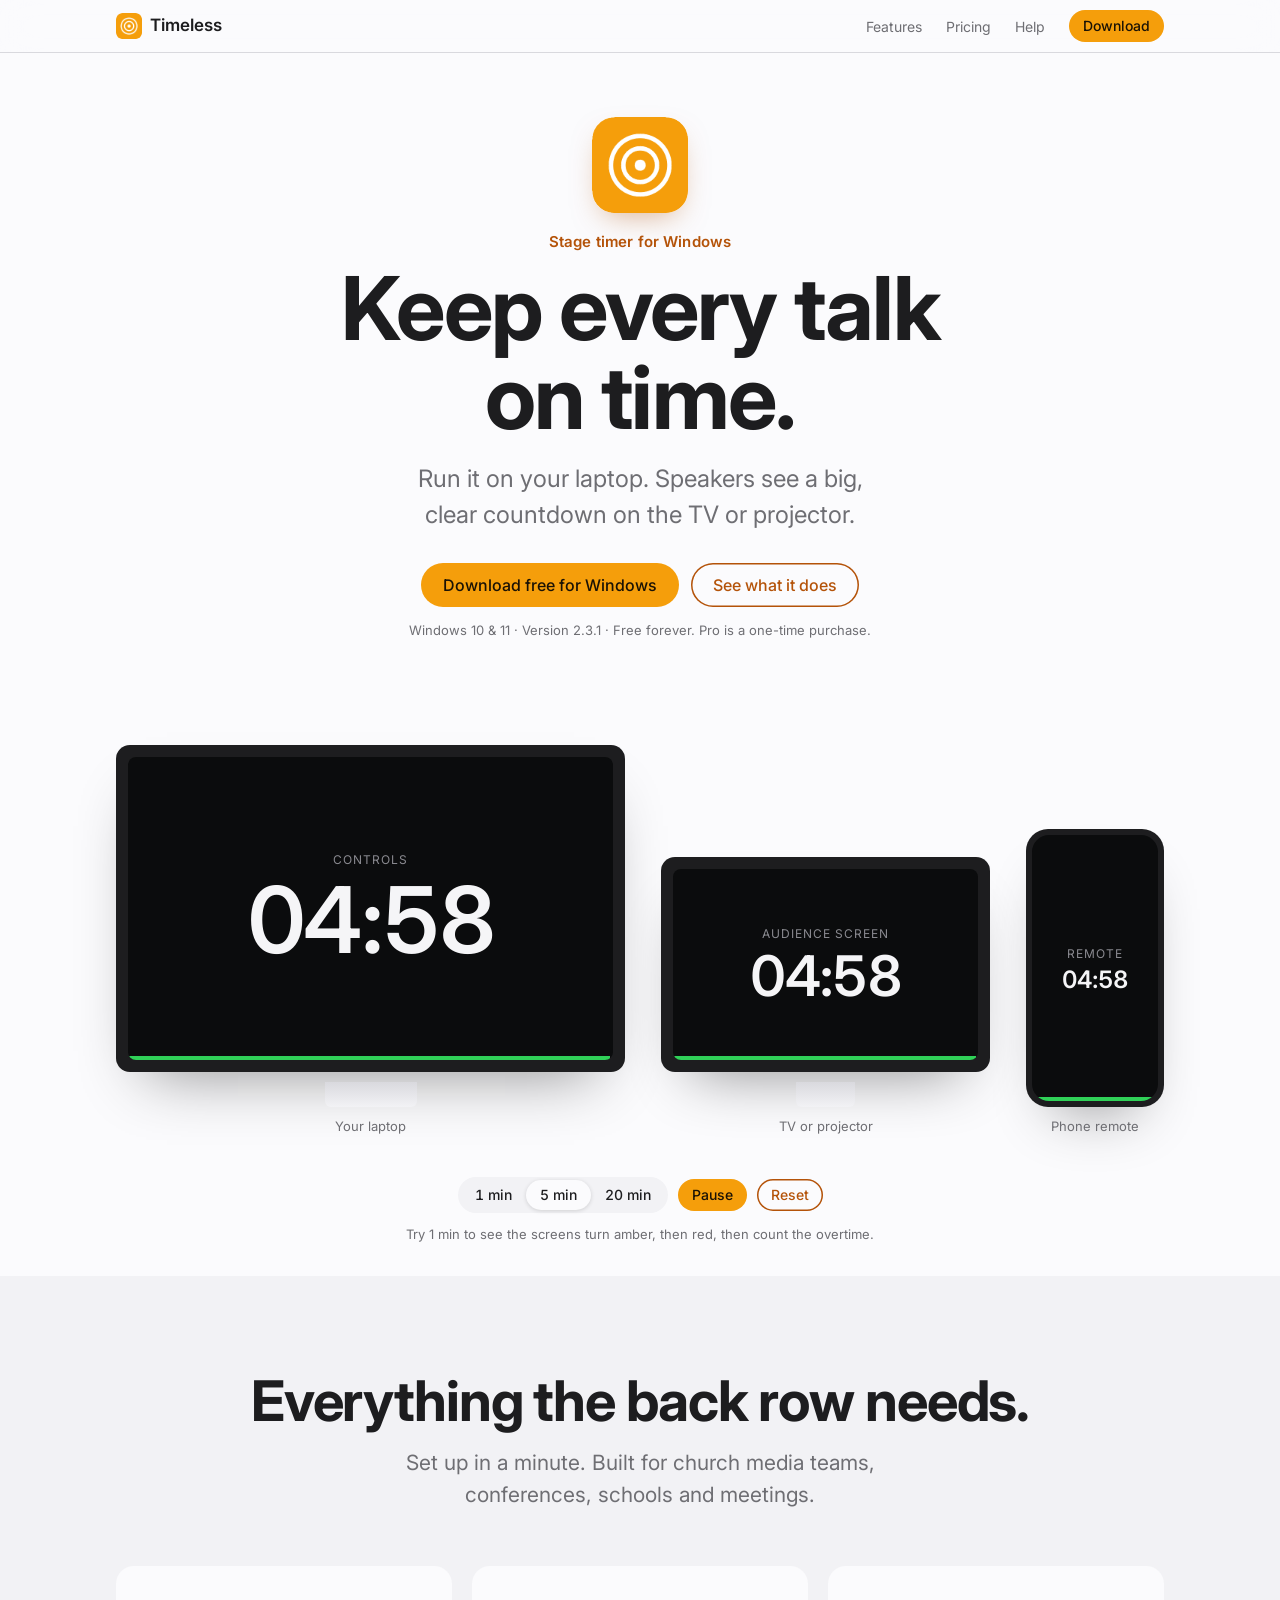
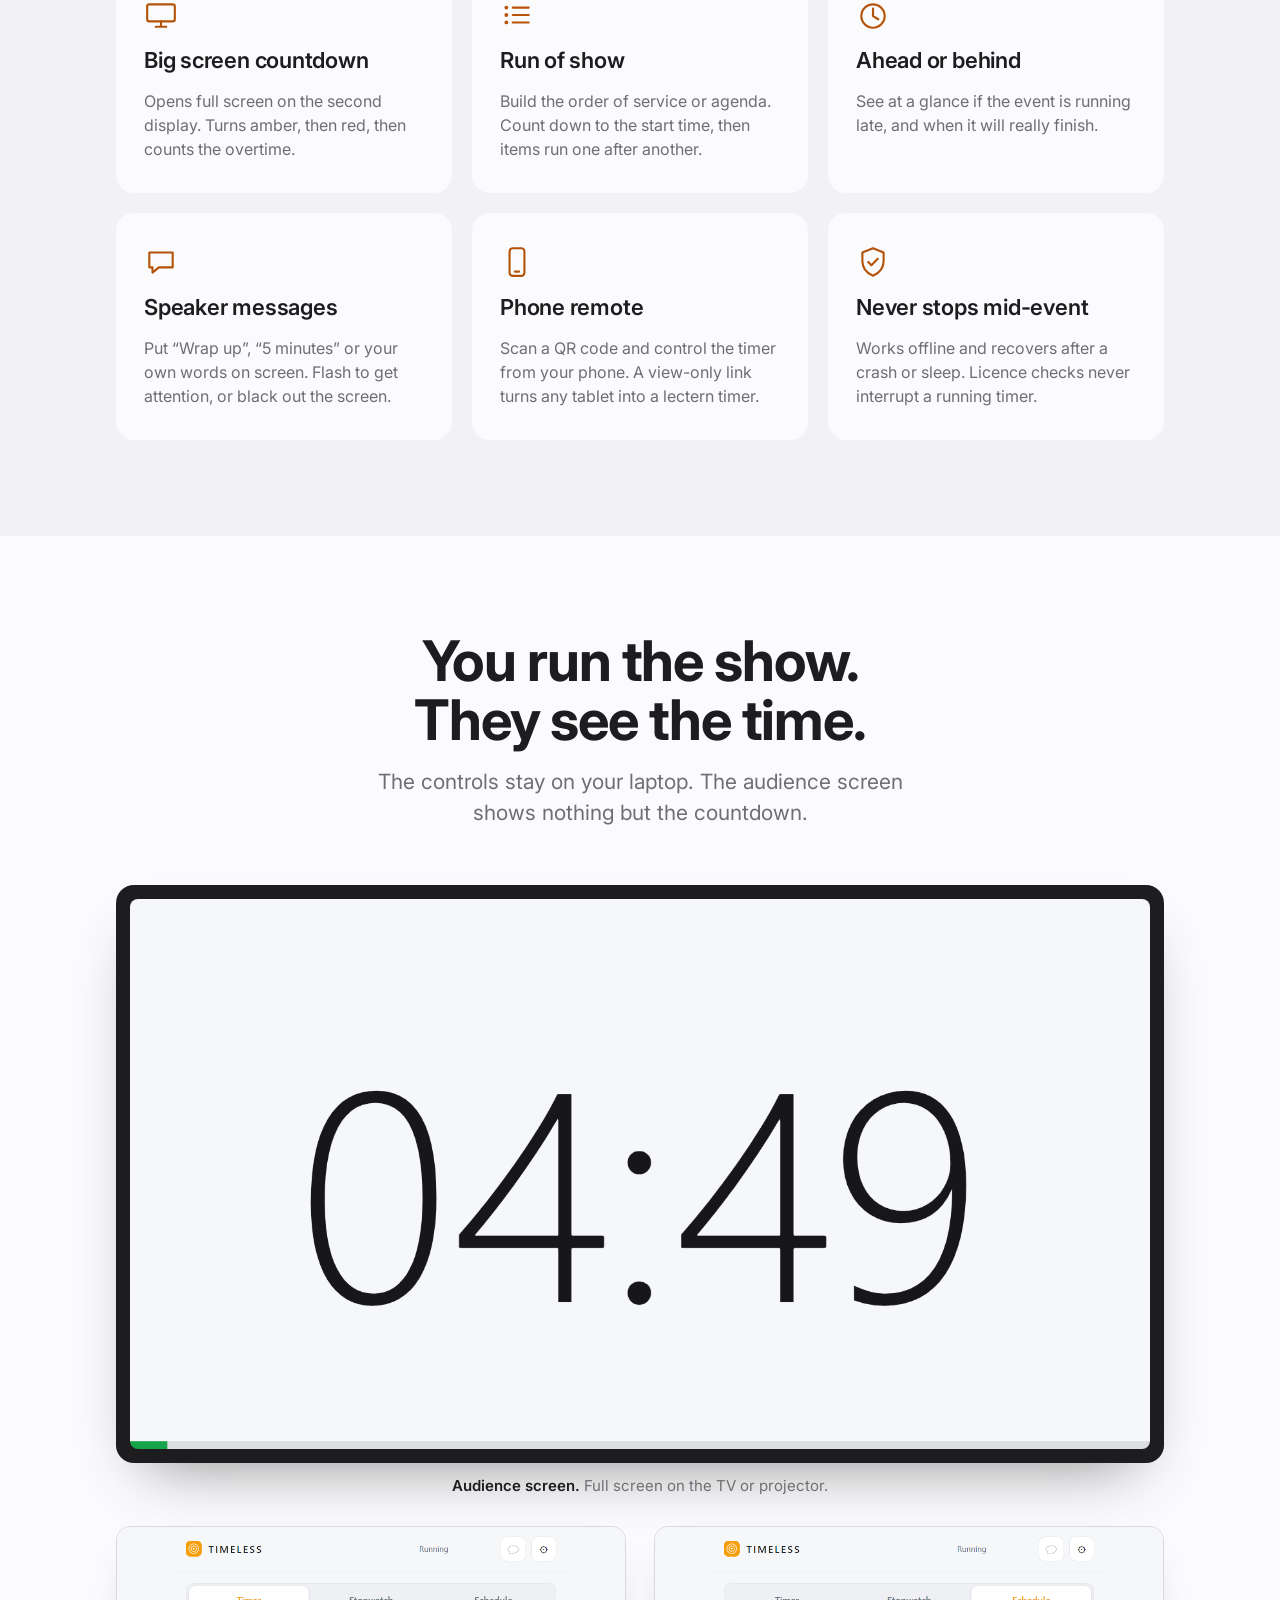
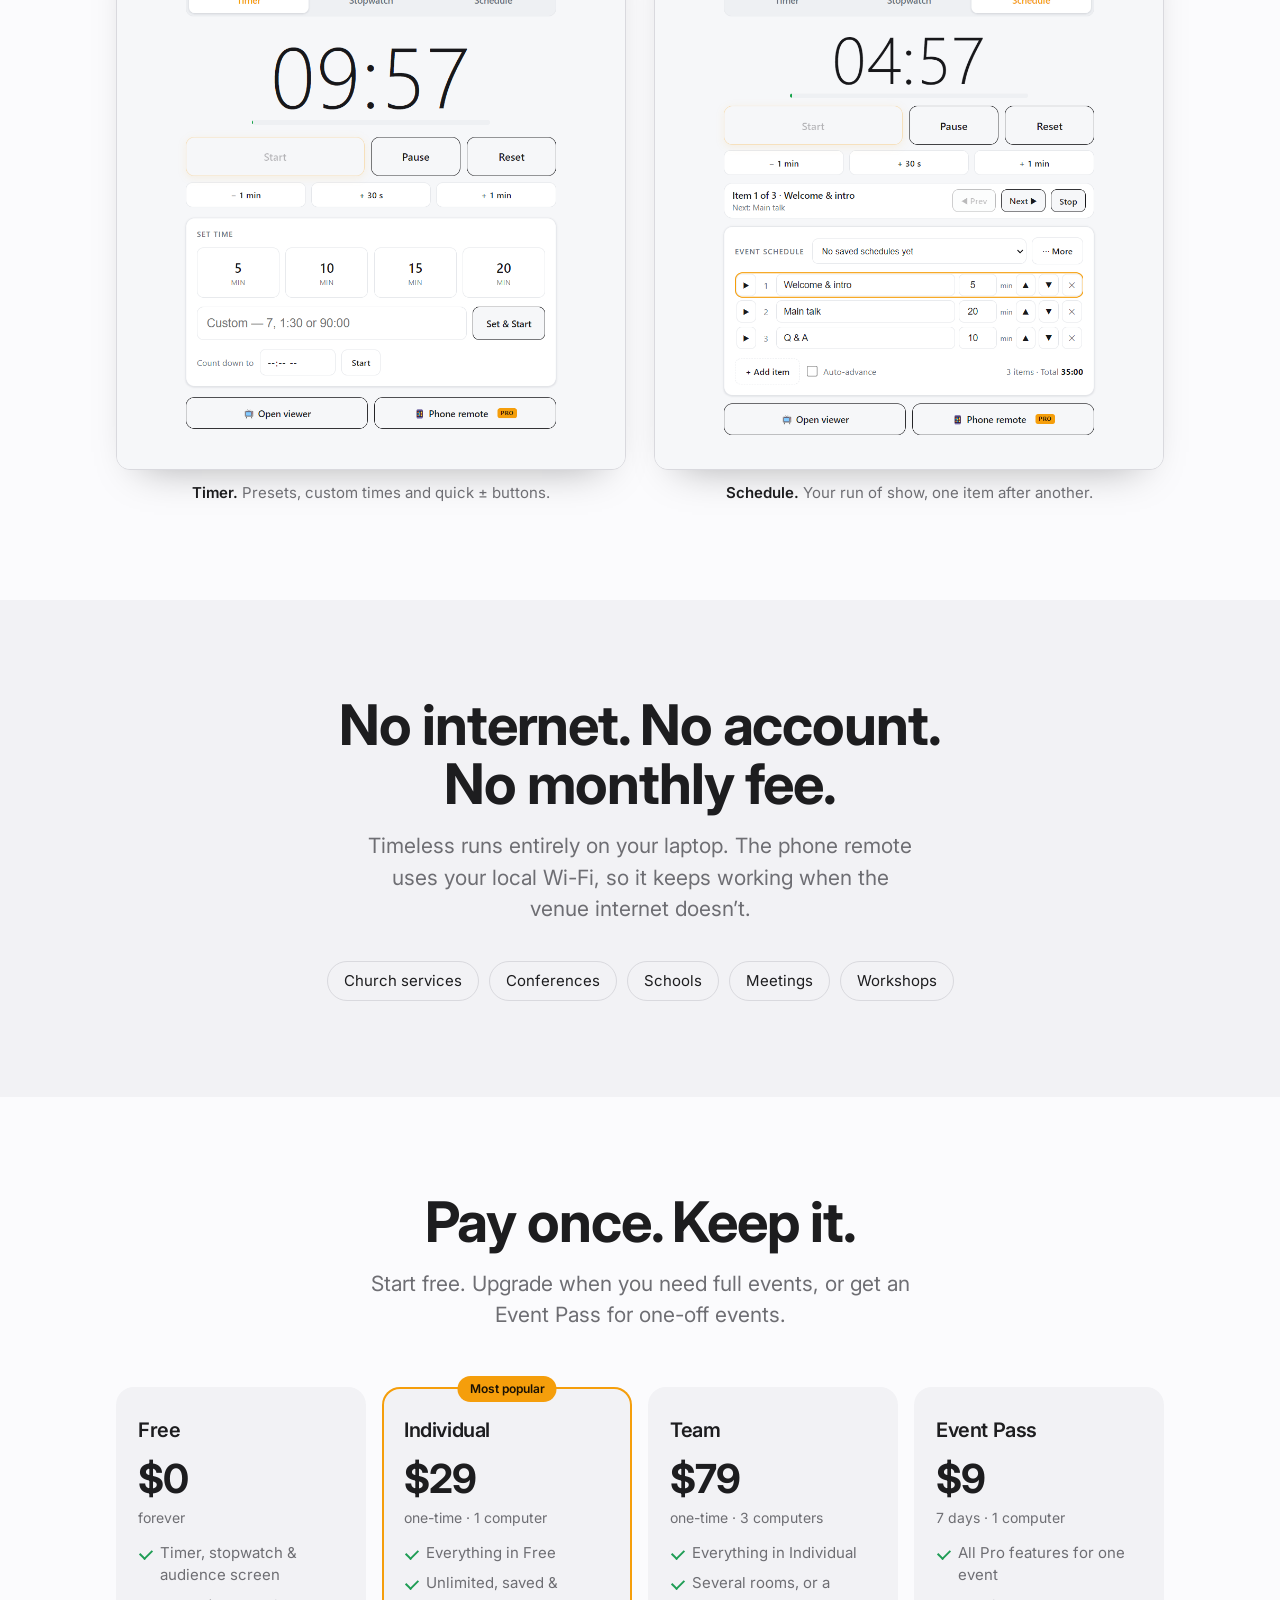
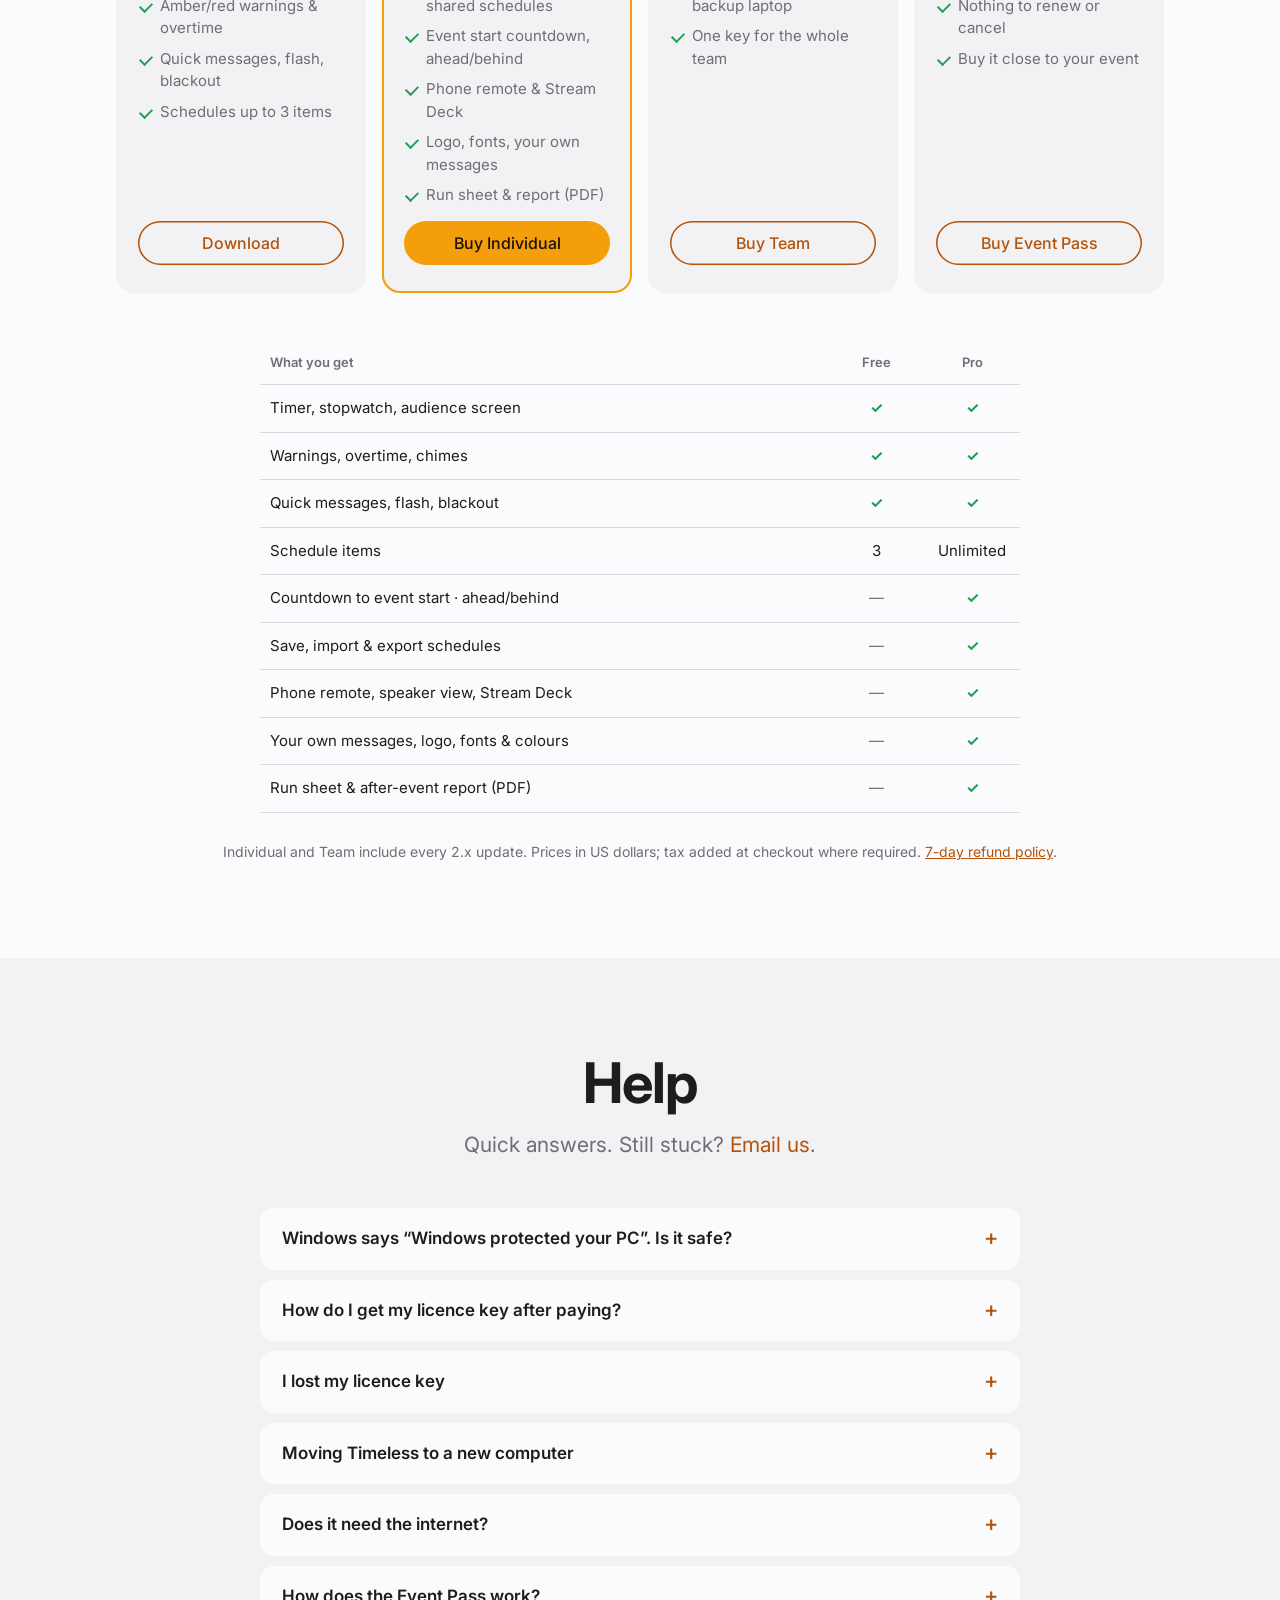
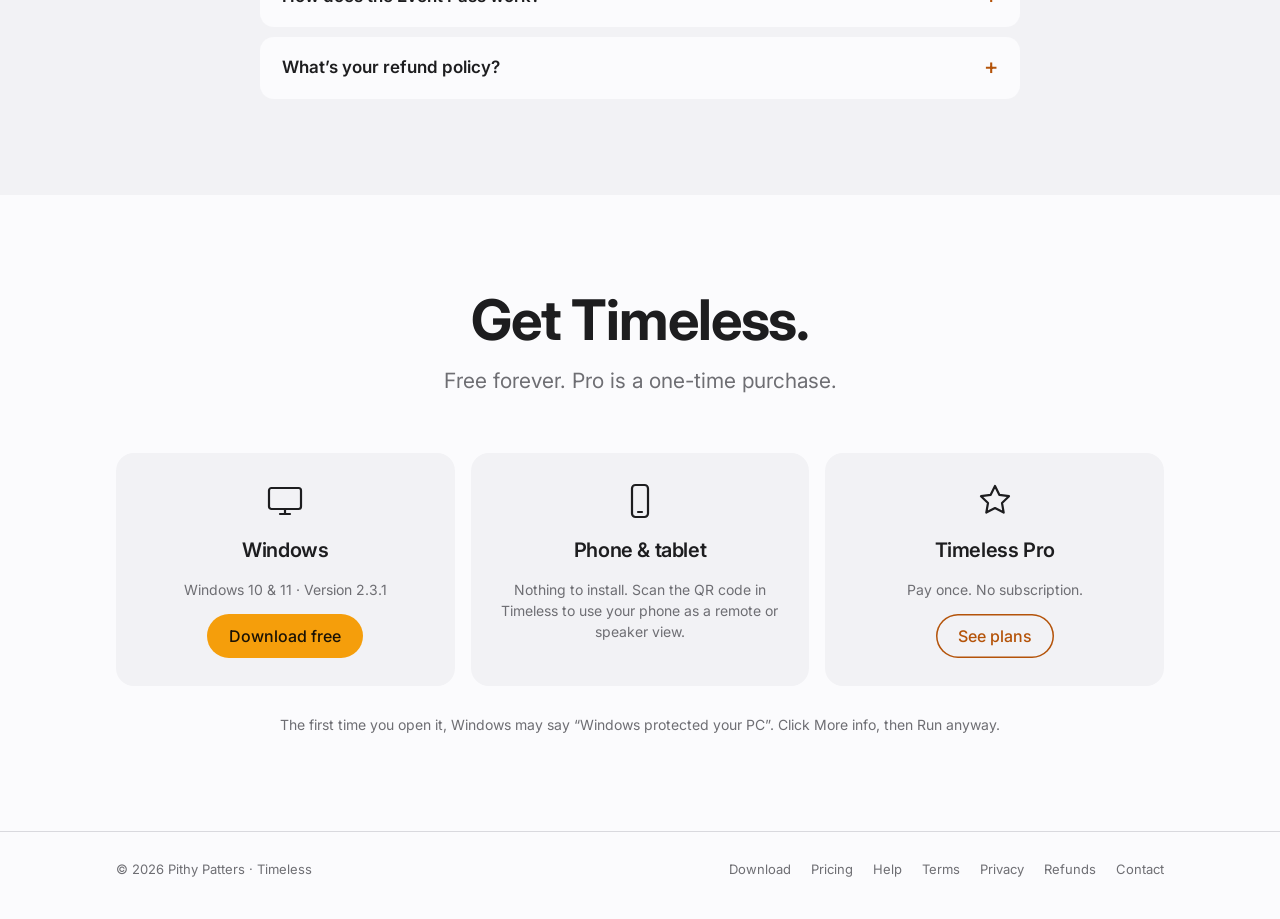
<file: index.html>
<!doctype html>
<html lang="en">
<head>
<meta charset="utf-8">
<meta name="viewport" content="width=device-width, initial-scale=1, viewport-fit=cover">
<title>Timeless — Stage timer for Windows</title>
<meta name="description" content="Timeless is a simple, offline stage timer for Windows. A big countdown on the TV or projector, run-of-show schedules, speaker messages and a phone remote. Free to start, one-time Pro.">
<meta property="og:title" content="Timeless — Keep every talk on time">
<meta property="og:description" content="Stage timer for Windows. Works offline. Free to start, pay once for Pro.">
<meta property="og:image" content="img/app-viewer.png">
<link rel="icon" href="img/icon.png">
<link rel="preconnect" href="https://fonts.googleapis.com">
<link rel="stylesheet" href="https://fonts.googleapis.com/css2?family=Inter:wght@400;500;600;700&display=swap">
<link rel="stylesheet" href="site.css">
<script src="config.js"></script>
</head>
<body>

<div id="deal" class="deal" role="note" hidden>
  <span id="deal-text"></span>
  <button id="deal-code" class="code" type="button" title="Copy code">BLACKFRIDAY26</button>
  <span id="deal-when"></span>
</div>

<header class="nav">
  <div class="wrap">
    <a class="brand" href="index.html" aria-label="Timeless home"><img src="img/icon.png" alt="" width="26" height="26">Timeless</a>
    <nav class="nav-links">
      <a class="hide-sm" href="#features">Features</a>
      <a class="hide-sm" href="#pricing">Pricing</a>
      <a class="hide-sm" href="#help">Help</a>
      <a class="btn sm" href="download.html">Download</a>
    </nav>
  </div>
</header>

<main id="top">
  <!-- Hero -->
  <section class="hero">
    <div class="wrap">
      <img class="app-icon" src="img/icon.png" alt="Timeless app icon" width="96" height="96">
      <p class="eyebrow">Stage timer for Windows</p>
      <h1>Keep every talk<br>on time.</h1>
      <p class="lede">Run it on your laptop. Speakers see a big, clear countdown on the TV or projector.</p>
      <div class="ctas">
        <a class="btn" href="download.html">Download free for Windows</a>
        <a class="btn ghost" href="#features">See what it does</a>
      </div>
      <p class="fine">Windows 10 &amp; 11 · Version <span data-version>2.3.1</span> · Free forever. Pro is a one-time purchase.</p>

      <!-- Live multi-screen demo -->
      <div id="screens" class="stage" aria-label="Timeless on a laptop, a TV and a phone, all showing the same countdown">
        <div class="device big">
          <div class="display"><div class="screen" data-screen><span class="label">Controls</span><span class="time" data-time>05:00</span><span class="bar" data-bar style="width:100%"></span></div></div>
          <div class="stand"></div><span class="caption">Your laptop</span>
        </div>
        <div class="device mid">
          <div class="display"><div class="screen" data-screen><span class="label">Audience screen</span><span class="time" data-time>05:00</span><span class="bar" data-bar style="width:100%"></span></div></div>
          <div class="stand"></div><span class="caption">TV or projector</span>
        </div>
        <div class="device">
          <div class="display phone"><div class="screen" data-screen><span class="label">Remote</span><span class="time" data-time>05:00</span><span class="bar" data-bar style="width:100%"></span></div></div>
          <span class="caption">Phone remote</span>
        </div>
      </div>
      <div class="controls">
        <div class="seg" role="group" aria-label="Timer length">
          <button type="button" data-min="1" aria-pressed="false">1 min</button>
          <button type="button" data-min="5" aria-pressed="true">5 min</button>
          <button type="button" data-min="20" aria-pressed="false">20 min</button>
        </div>
        <button id="toggle" class="btn sm" type="button">Start</button>
        <button id="reset" class="btn sm ghost" type="button">Reset</button>
      </div>
      <p class="demo-note">Try 1 min to see the screens turn amber, then red, then count the overtime.</p>
    </div>
  </section>

  <!-- Features -->
  <section id="features" class="block alt">
    <div class="wrap">
      <div class="headline">
        <h2>Everything the back row needs.</h2>
        <p>Set up in a minute. Built for church media teams, conferences, schools and meetings.</p>
      </div>
      <div class="features">
        <article class="feature">
          <svg viewBox="0 0 32 32" fill="none" aria-hidden="true"><rect x="3" y="6" width="26" height="16" rx="2" stroke="currentColor" stroke-width="2"/><path d="M11 27h10M16 22v5" stroke="currentColor" stroke-width="2" stroke-linecap="round"/></svg>
          <h3>Big screen countdown</h3>
          <p>Opens full screen on the second display. Turns amber, then red, then counts the overtime.</p>
        </article>
        <article class="feature">
          <svg viewBox="0 0 32 32" fill="none" aria-hidden="true"><path d="M12 9h15M12 16h15M12 23h15" stroke="currentColor" stroke-width="2" stroke-linecap="round"/><circle cx="6" cy="9" r="1.8" fill="currentColor"/><circle cx="6" cy="16" r="1.8" fill="currentColor"/><circle cx="6" cy="23" r="1.8" fill="currentColor"/></svg>
          <h3>Run of show</h3>
          <p>Build the order of service or agenda. Count down to the start time, then items run one after another.</p>
        </article>
        <article class="feature">
          <svg viewBox="0 0 32 32" fill="none" aria-hidden="true"><circle cx="16" cy="17" r="11" stroke="currentColor" stroke-width="2"/><path d="M16 17V10M16 17l5 3" stroke="currentColor" stroke-width="2" stroke-linecap="round"/></svg>
          <h3>Ahead or behind</h3>
          <p>See at a glance if the event is running late, and when it will really finish.</p>
        </article>
        <article class="feature">
          <svg viewBox="0 0 32 32" fill="none" aria-hidden="true"><path d="M5 7h22v14H14l-6 5v-5H5z" stroke="currentColor" stroke-width="2" stroke-linejoin="round"/></svg>
          <h3>Speaker messages</h3>
          <p>Put “Wrap up”, “5 minutes” or your own words on screen. Flash to get attention, or black out the screen.</p>
        </article>
        <article class="feature">
          <svg viewBox="0 0 32 32" fill="none" aria-hidden="true"><rect x="9" y="3" width="14" height="26" rx="3" stroke="currentColor" stroke-width="2"/><path d="M14 25h4" stroke="currentColor" stroke-width="2" stroke-linecap="round"/></svg>
          <h3>Phone remote</h3>
          <p>Scan a QR code and control the timer from your phone. A view-only link turns any tablet into a lectern timer.</p>
        </article>
        <article class="feature">
          <svg viewBox="0 0 32 32" fill="none" aria-hidden="true"><path d="M16 3l10 4v8c0 7-4.5 11.5-10 14C10.5 26.5 6 22 6 15V7z" stroke="currentColor" stroke-width="2" stroke-linejoin="round"/><path d="M11.5 16l3 3 6-6" stroke="currentColor" stroke-width="2" stroke-linecap="round" stroke-linejoin="round"/></svg>
          <h3>Never stops mid-event</h3>
          <p>Works offline and recovers after a crash or sleep. Licence checks never interrupt a running timer.</p>
        </article>
      </div>
    </div>
  </section>

  <!-- Real app screenshots -->
  <section id="look" class="block">
    <div class="wrap">
      <div class="headline">
        <h2>You run the show.<br>They see the time.</h2>
        <p>The controls stay on your laptop. The audience screen shows nothing but the countdown.</p>
      </div>
      <div class="shots">
        <figure class="shot wide">
          <div class="frame"><img src="img/app-viewer.png" alt="The Timeless audience screen showing 04:49 in large numbers" width="1583" height="854" loading="lazy"></div>
          <figcaption><b>Audience screen.</b> Full screen on the TV or projector.</figcaption>
        </figure>
        <div class="shot-pair">
          <figure class="shot">
            <img src="img/app-timer.png" alt="The Timeless controls with Start, Pause, Reset, quick time buttons and preset lengths" width="960" height="1025" loading="lazy">
            <figcaption><b>Timer.</b> Presets, custom times and quick ± buttons.</figcaption>
          </figure>
          <figure class="shot">
            <img src="img/app-schedule.png" alt="The Timeless schedule with three items: Welcome and intro, Main talk, and Q and A" width="960" height="1025" loading="lazy">
            <figcaption><b>Schedule.</b> Your run of show, one item after another.</figcaption>
          </figure>
        </div>
      </div>
    </div>
  </section>

  <!-- Offline promise -->
  <section class="block alt">
    <div class="wrap">
      <div class="headline">
        <h2>No internet. No account.<br>No monthly fee.</h2>
        <p>Timeless runs entirely on your laptop. The phone remote uses your local Wi-Fi, so it keeps working when the venue internet doesn’t.</p>
      </div>
      <div class="uses" aria-label="Who uses Timeless">
        <span>Church services</span><span>Conferences</span><span>Schools</span><span>Meetings</span><span>Workshops</span>
      </div>
    </div>
  </section>

  <!-- Pricing -->
  <section id="pricing" class="block">
    <div class="wrap">
      <div class="headline">
        <h2>Pay once. Keep it.</h2>
        <p>Start free. Upgrade when you need full events, or get an Event Pass for one-off events.</p>
      </div>
      <div class="plans">
        <div class="plan">
          <h3>Free</h3>
          <div class="amt">$0</div><p class="per">forever</p>
          <ul><li>Timer, stopwatch &amp; audience screen</li><li>Amber/red warnings &amp; overtime</li><li>Quick messages, flash, blackout</li><li>Schedules up to 3 items</li></ul>
          <a class="btn ghost block" href="download.html">Download</a>
        </div>
        <div class="plan best">
          <span class="badge">Most popular</span>
          <h3>Individual</h3>
          <div class="amt"><s data-was="individual" hidden>$29</s><span data-price="individual">$29</span></div><p class="per">one-time · 1 computer</p>
          <ul><li>Everything in Free</li><li>Unlimited, saved &amp; shared schedules</li><li>Event start countdown, ahead/behind</li><li>Phone remote &amp; Stream Deck</li><li>Logo, fonts, your own messages</li><li>Run sheet &amp; report (PDF)</li></ul>
          <a class="btn block" data-buy="individual" href="#">Buy Individual</a>
        </div>
        <div class="plan">
          <h3>Team</h3>
          <div class="amt"><s data-was="team" hidden>$79</s><span data-price="team">$79</span></div><p class="per">one-time · 3 computers</p>
          <ul><li>Everything in Individual</li><li>Several rooms, or a backup laptop</li><li>One key for the whole team</li></ul>
          <a class="btn ghost block" data-buy="team" href="#">Buy Team</a>
        </div>
        <div class="plan">
          <h3>Event Pass</h3>
          <div class="amt"><span data-price="pass">$9</span></div><p class="per">7 days · 1 computer</p>
          <ul><li>All Pro features for one event</li><li>Nothing to renew or cancel</li><li>Buy it close to your event</li></ul>
          <a class="btn ghost block" data-buy="pass" href="#">Buy Event Pass</a>
        </div>
      </div>
      <table class="compare">
        <thead><tr><th scope="col">What you get</th><th scope="col">Free</th><th scope="col">Pro</th></tr></thead>
        <tbody>
          <tr><td>Timer, stopwatch, audience screen</td><td class="y">✓</td><td class="y">✓</td></tr>
          <tr><td>Warnings, overtime, chimes</td><td class="y">✓</td><td class="y">✓</td></tr>
          <tr><td>Quick messages, flash, blackout</td><td class="y">✓</td><td class="y">✓</td></tr>
          <tr><td>Schedule items</td><td>3</td><td>Unlimited</td></tr>
          <tr><td>Countdown to event start · ahead/behind</td><td class="n">—</td><td class="y">✓</td></tr>
          <tr><td>Save, import &amp; export schedules</td><td class="n">—</td><td class="y">✓</td></tr>
          <tr><td>Phone remote, speaker view, Stream Deck</td><td class="n">—</td><td class="y">✓</td></tr>
          <tr><td>Your own messages, logo, fonts &amp; colours</td><td class="n">—</td><td class="y">✓</td></tr>
          <tr><td>Run sheet &amp; after-event report (PDF)</td><td class="n">—</td><td class="y">✓</td></tr>
        </tbody>
      </table>
      <p class="fine-c">Individual and Team include every 2.x update. Prices in US dollars; tax added at checkout where required. <a href="refund.html">7-day refund policy</a>.</p>
    </div>
  </section>

  <!-- Help -->
  <section id="help" class="block alt">
    <div class="wrap">
      <div class="headline">
        <h2>Help</h2>
        <p>Quick answers. Still stuck? <a data-link="support" href="#" style="color:var(--accent)">Email us</a>.</p>
      </div>
      <div class="faq">
        <details id="windows-warning"><summary>Windows says “Windows protected your PC”. Is it safe?</summary>
          <p>Yes. Windows shows this for new apps from small makers until it gets to know them. Click <b>More info</b>, then <b>Run anyway</b>.</p></details>
        <details id="get-key"><summary>How do I get my licence key after paying?</summary>
          <p>It’s shown on the thank-you page and emailed to you straight away. In Timeless, open <b>Help → Timeless Pro…</b>, paste the key and click <b>Activate</b>. You need internet once; after that Timeless works offline.</p></details>
        <details id="lost-key"><summary>I lost my licence key</summary>
          <ol>
            <li><b>Timeless is still activated on your computer?</b> Open Help → Timeless Pro… → <b>Show my key</b> and copy it.</li>
            <li><b>Otherwise:</b> open the <a data-link="lostkey" href="#" style="color:var(--accent)">customer portal</a>, sign in with the email you paid with, and you’ll see your key and receipts.</li>
            <li><b>Still nothing?</b> <a data-link="support" href="#" style="color:var(--accent)">Email us</a> from the address you paid with and we’ll send it again.</li>
          </ol></details>
        <details id="move-computer"><summary>Moving Timeless to a new computer</summary>
          <p>On the old computer: Help → Timeless Pro… → <b>Remove from this computer</b>. Then activate on the new one. Lost or broken laptop? Email us and we’ll free it for you.</p></details>
        <details id="offline"><summary>Does it need the internet?</summary>
          <p>No. The timer, schedules and audience screen all work offline. The phone remote uses your local Wi-Fi only. Internet is needed just once, to activate Pro.</p></details>
        <details id="pass"><summary>How does the Event Pass work?</summary>
          <p>It unlocks every Pro feature on one computer for 7 days from purchase, so buy it close to your event. If it ends while a timer is running, Timeless finishes the session first.</p></details>
        <details id="refunds"><summary>What’s your refund policy?</summary>
          <p>If Timeless Pro isn’t right for you, ask for a refund within 7 days of purchase. See the <a href="refund.html" style="color:var(--accent)">refund policy</a>.</p></details>
      </div>
    </div>
  </section>

  <!-- Get Timeless -->
  <section id="download" class="block">
    <div class="wrap">
      <div class="headline">
        <h2>Get Timeless.</h2>
        <p>Free forever. Pro is a one-time purchase.</p>
      </div>
      <div class="plans three">
        <div class="plan" style="align-items:center;text-align:center">
          <svg viewBox="0 0 40 40" fill="none" aria-hidden="true" width="40" height="40"><rect x="4" y="7" width="32" height="21" rx="2.5" stroke="currentColor" stroke-width="2.2"/><path d="M15 33h10M20 28v5" stroke="currentColor" stroke-width="2.2" stroke-linecap="round"/></svg>
          <h3>Windows</h3>
          <p class="per" style="margin:0">Windows 10 &amp; 11 · Version <span data-version>2.3.1</span></p>
          <a class="btn" href="download.html">Download free</a>
        </div>
        <div class="plan" style="align-items:center;text-align:center">
          <svg viewBox="0 0 40 40" fill="none" aria-hidden="true" width="40" height="40"><rect x="12" y="4" width="16" height="32" rx="3.5" stroke="currentColor" stroke-width="2.2"/><path d="M18 31h4" stroke="currentColor" stroke-width="2.2" stroke-linecap="round"/></svg>
          <h3>Phone &amp; tablet</h3>
          <p class="per" style="margin:0">Nothing to install. Scan the QR code in Timeless to use your phone as a remote or speaker view.</p>
        </div>
        <div class="plan" style="align-items:center;text-align:center">
          <svg viewBox="0 0 40 40" fill="none" aria-hidden="true" width="40" height="40"><path d="M20 5l4.3 8.8 9.7 1.4-7 6.8 1.7 9.6L20 27.1l-8.7 4.5L13 22l-7-6.8 9.7-1.4z" stroke="currentColor" stroke-width="2.2" stroke-linejoin="round"/></svg>
          <h3>Timeless Pro</h3>
          <p class="per" style="margin:0">Pay once. No subscription.</p>
          <a class="btn ghost" href="#pricing">See plans</a>
        </div>
      </div>
      <p class="fine-c">The first time you open it, Windows may say “Windows protected your PC”. Click More info, then Run anyway.</p>
    </div>
  </section>
</main>

<footer>
  <div class="wrap">
    <span>© 2026 Pithy Patters · Timeless</span>
    <nav aria-label="Footer">
      <a href="download.html">Download</a>
      <a href="#pricing">Pricing</a>
      <a href="#help">Help</a>
      <a href="terms.html">Terms</a>
      <a href="privacy.html">Privacy</a>
      <a href="refund.html">Refunds</a>
      <a data-link="support" href="#">Contact</a>
    </nav>
  </div>
</footer>

<script src="site.js"></script>
<script>
/* Live demo: the three screens count down together. */
(function () {
  const times = document.querySelectorAll("[data-time]"), bars = document.querySelectorAll("[data-bar]"), screens = document.querySelectorAll("[data-screen]");
  const toggle = document.getElementById("toggle"), reset = document.getElementById("reset"), presets = document.querySelectorAll(".seg button");
  let total = 5 * 60, left = total, timer = null;
  const fmt = (s) => { const a = Math.abs(s), m = Math.floor(a / 60), r = a % 60; return (s < 0 ? "+" : "") + String(m).padStart(2, "0") + ":" + String(r).padStart(2, "0"); };
  function render() {
    const pct = Math.max(0, left / total) * 100, t = fmt(left);
    times.forEach((el) => (el.textContent = t)); bars.forEach((el) => (el.style.width = pct + "%"));
    const red = left > 0 && left <= Math.min(30, total * 0.1), amber = left > 0 && !red && left <= Math.min(120, total * 0.25);
    screens.forEach((el) => { el.classList.toggle("warn", amber); el.classList.toggle("red", red); el.classList.toggle("over", left <= 0); });
  }
  function stop() { clearInterval(timer); timer = null; toggle.textContent = "Resume"; }
  function start() { toggle.textContent = "Pause"; timer = setInterval(() => { left -= 1; render(); }, 1000); render(); }
  toggle.addEventListener("click", () => (timer ? stop() : start()));
  reset.addEventListener("click", () => { if (timer) stop(); left = total; toggle.textContent = "Start"; render(); });
  presets.forEach((b) => b.addEventListener("click", () => {
    presets.forEach((p) => p.setAttribute("aria-pressed", String(p === b)));
    if (timer) stop(); total = left = Number(b.dataset.min) * 60; toggle.textContent = "Start"; render();
  }));
  if (!window.matchMedia("(prefers-reduced-motion: reduce)").matches) start();
  render();
})();
</script>
</body>
</html>
</file>
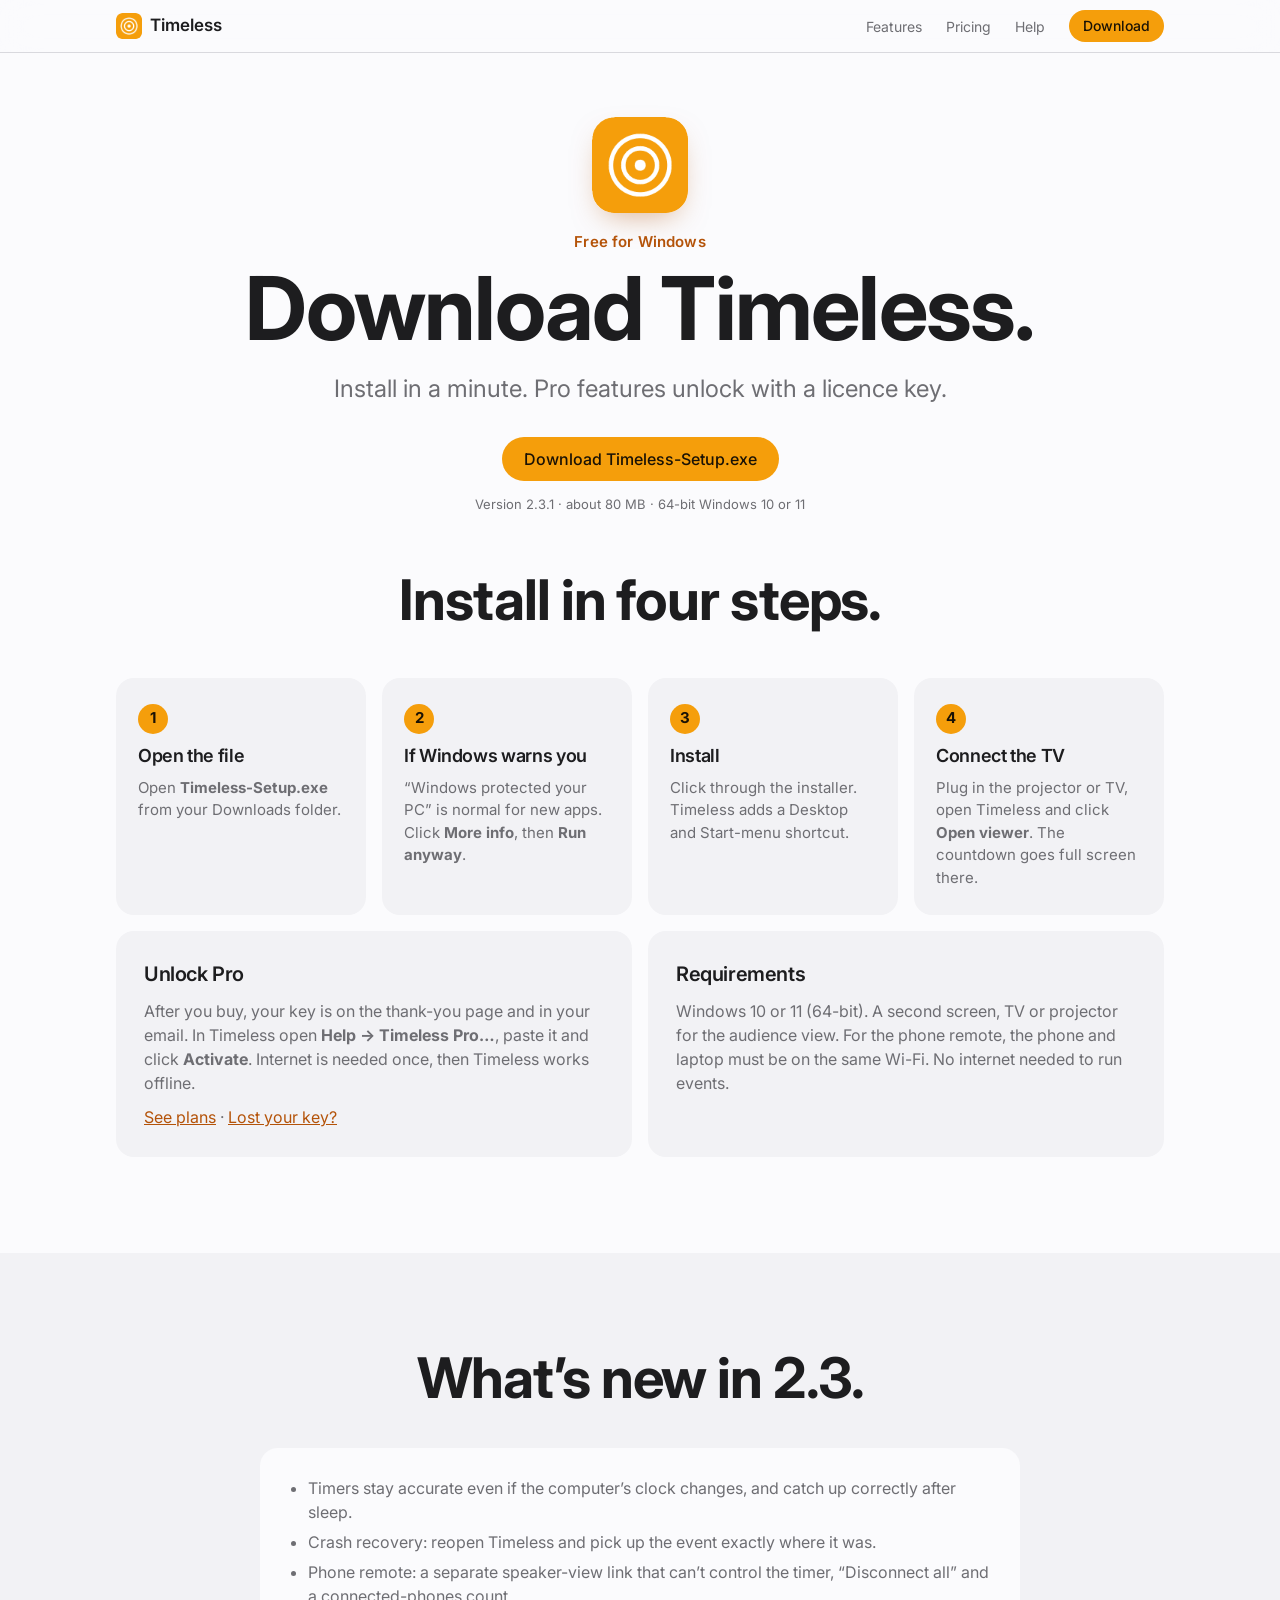
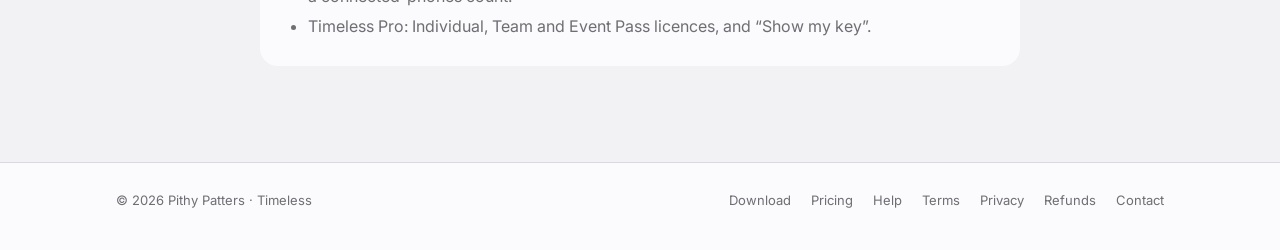
<file: download.html>
<!doctype html>
<html lang="en">
<head>
<meta charset="utf-8">
<meta name="viewport" content="width=device-width, initial-scale=1, viewport-fit=cover">
<title>Download Timeless for Windows</title>
<meta name="description" content="Download Timeless, the free stage timer for Windows 10 and 11.">
<link rel="icon" href="img/icon.png">
<link rel="preconnect" href="https://fonts.googleapis.com">
<link rel="stylesheet" href="https://fonts.googleapis.com/css2?family=Inter:wght@400;500;600;700&display=swap">
<link rel="stylesheet" href="site.css">
<script src="config.js"></script>
</head>
<body>
<div id="deal" class="deal" role="note" hidden><span id="deal-text"></span> <button id="deal-code" class="code" type="button" title="Copy code">BLACKFRIDAY26</button> <span id="deal-when"></span></div>
<header class="nav">
  <div class="wrap">
    <a class="brand" href="index.html" aria-label="Timeless home"><img src="img/icon.png" alt="" width="26" height="26">Timeless</a>
    <nav class="nav-links">
      <a class="hide-sm" href="index.html#features">Features</a>
      <a class="hide-sm" href="index.html#pricing">Pricing</a>
      <a class="hide-sm" href="index.html#help">Help</a>
      <a class="btn sm" href="download.html">Download</a>
    </nav>
  </div>
</header>

<main>
  <section class="hero">
    <div class="wrap">
      <img class="app-icon" src="img/icon.png" alt="Timeless app icon" width="96" height="96">
      <p class="eyebrow">Free for Windows</p>
      <h1>Download Timeless.</h1>
      <p class="lede">Install in a minute. Pro features unlock with a licence key.</p>
      <div class="ctas"><a class="btn" data-link="download" href="#">Download Timeless-Setup.exe</a></div>
      <p class="fine">Version <span data-version>2.3.1</span> · about 80 MB · 64-bit Windows 10 or 11</p>
    </div>
  </section>

  <section class="block" style="padding-top:24px">
    <div class="wrap">
      <div class="headline"><h2>Install in four steps.</h2></div>
      <div class="steps">
        <div class="step"><span class="n">1</span><h3>Open the file</h3><p>Open <b>Timeless-Setup.exe</b> from your Downloads folder.</p></div>
        <div class="step"><span class="n">2</span><h3>If Windows warns you</h3><p>“Windows protected your PC” is normal for new apps. Click <b>More info</b>, then <b>Run anyway</b>.</p></div>
        <div class="step"><span class="n">3</span><h3>Install</h3><p>Click through the installer. Timeless adds a Desktop and Start-menu shortcut.</p></div>
        <div class="step"><span class="n">4</span><h3>Connect the TV</h3><p>Plug in the projector or TV, open Timeless and click <b>Open viewer</b>. The countdown goes full screen there.</p></div>
      </div>
      <div class="cards2" style="margin-top:16px">
        <div class="card"><h3>Unlock Pro</h3><p>After you buy, your key is on the thank-you page and in your email. In Timeless open <b>Help → Timeless Pro…</b>, paste it and click <b>Activate</b>. Internet is needed once, then Timeless works offline.</p><p><a href="index.html#pricing">See plans</a> · <a href="index.html#lost-key">Lost your key?</a></p></div>
        <div class="card"><h3>Requirements</h3><p>Windows 10 or 11 (64-bit). A second screen, TV or projector for the audience view. For the phone remote, the phone and laptop must be on the same Wi-Fi. No internet needed to run events.</p></div>
      </div>
    </div>
  </section>

  <section class="block alt">
    <div class="wrap">
      <div class="headline"><h2>What’s new in 2.3.</h2></div>
      <div class="card" style="max-width:760px;margin:40px auto 0;background:var(--bg)">
        <ul>
          <li>Timers stay accurate even if the computer’s clock changes, and catch up correctly after sleep.</li>
          <li>Crash recovery: reopen Timeless and pick up the event exactly where it was.</li>
          <li>Phone remote: a separate speaker-view link that can’t control the timer, “Disconnect all” and a connected-phones count.</li>
          <li>Timeless Pro: Individual, Team and Event Pass licences, and “Show my key”.</li>
        </ul>
      </div>
    </div>
  </section>
</main>

<footer>
  <div class="wrap">
    <span>© 2026 Pithy Patters · Timeless</span>
    <nav aria-label="Footer">
      <a href="download.html">Download</a>
      <a href="index.html#pricing">Pricing</a>
      <a href="index.html#help">Help</a>
      <a href="terms.html">Terms</a>
      <a href="privacy.html">Privacy</a>
      <a href="refund.html">Refunds</a>
      <a data-link="support" href="#">Contact</a>
    </nav>
  </div>
</footer>
<script src="site.js"></script>
</body>
</html>
</file>
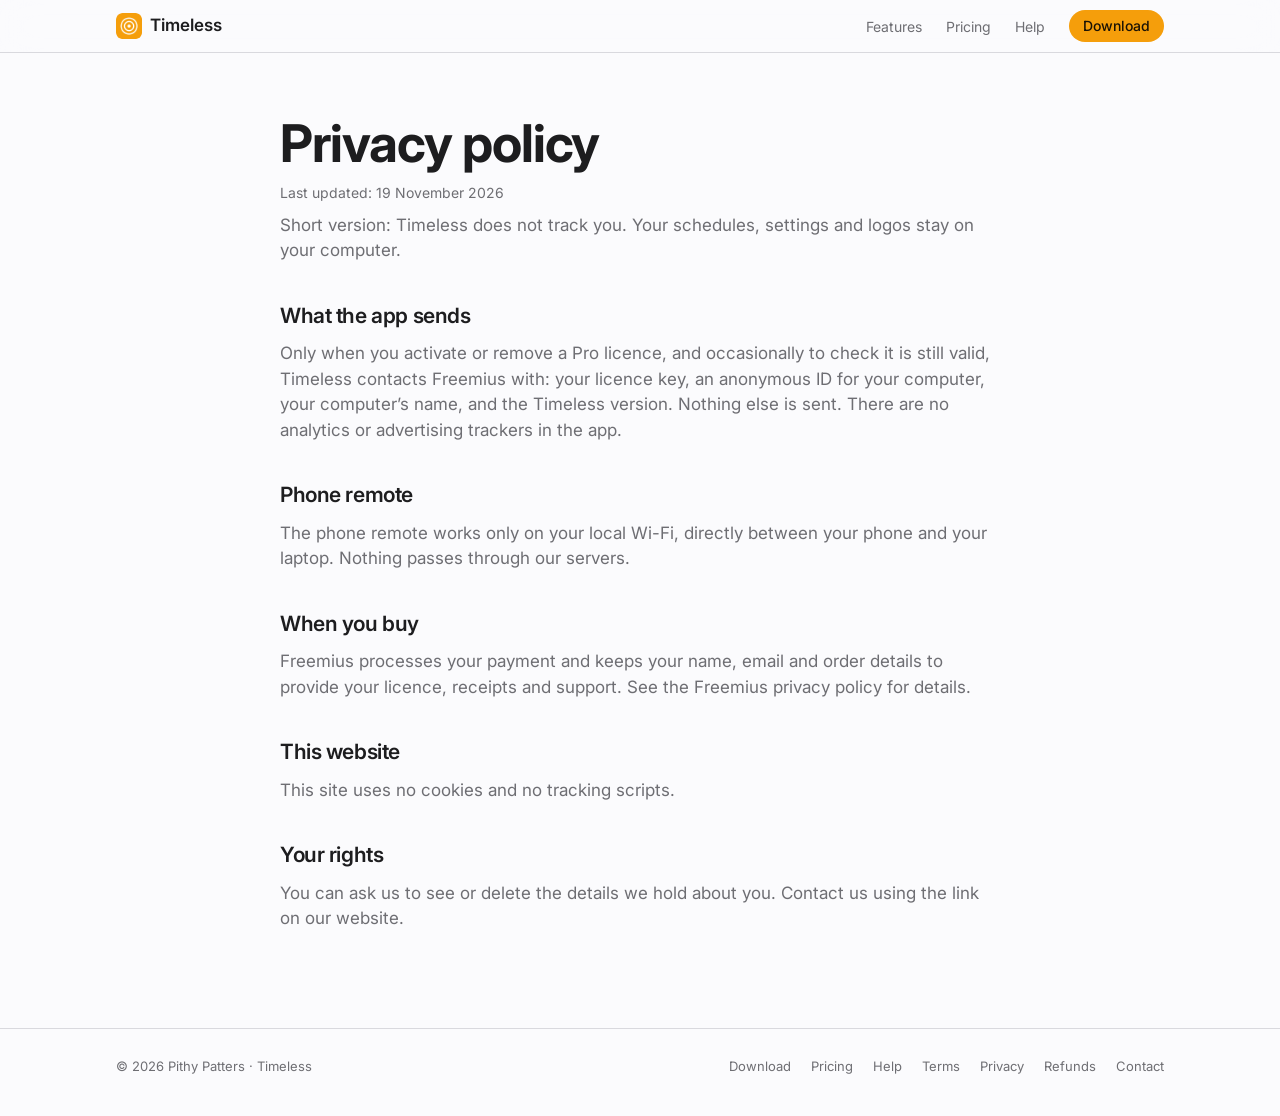
<file: privacy.html>
<!doctype html>
<html lang="en">
<head>
<meta charset="utf-8">
<meta name="viewport" content="width=device-width, initial-scale=1, viewport-fit=cover">
<title>Privacy policy — Timeless</title>
<meta name="description" content="How Timeless handles your data.">
<link rel="icon" href="img/icon.png">
<link rel="preconnect" href="https://fonts.googleapis.com">
<link rel="stylesheet" href="https://fonts.googleapis.com/css2?family=Inter:wght@400;500;600;700&display=swap">
<link rel="stylesheet" href="site.css">
<script src="config.js"></script>
</head>
<body>
<div id="deal" class="deal" role="note" hidden><span id="deal-text"></span> <button id="deal-code" class="code" type="button" title="Copy code">BLACKFRIDAY26</button> <span id="deal-when"></span></div>
<header class="nav">
  <div class="wrap">
    <a class="brand" href="index.html" aria-label="Timeless home"><img src="img/icon.png" alt="" width="26" height="26">Timeless</a>
    <nav class="nav-links">
      <a class="hide-sm" href="index.html#features">Features</a>
      <a class="hide-sm" href="index.html#pricing">Pricing</a>
      <a class="hide-sm" href="index.html#help">Help</a>
      <a class="btn sm" href="download.html">Download</a>
    </nav>
  </div>
</header>

<main class="wrap">
  <article class="prose">
    <h1>Privacy policy</h1>
    <p class="date">Last updated: 19 November 2026</p>
<p>Short version: Timeless does not track you. Your schedules, settings and logos stay on your computer.</p>
<h2>What the app sends</h2><p>Only when you activate or remove a Pro licence, and occasionally to check it is still valid, Timeless contacts Freemius with: your licence key, an anonymous ID for your computer, your computer’s name, and the Timeless version. Nothing else is sent. There are no analytics or advertising trackers in the app.</p>
<h2>Phone remote</h2><p>The phone remote works only on your local Wi-Fi, directly between your phone and your laptop. Nothing passes through our servers.</p>
<h2>When you buy</h2><p>Freemius processes your payment and keeps your name, email and order details to provide your licence, receipts and support. See the Freemius privacy policy for details.</p>
<h2>This website</h2><p>This site uses no cookies and no tracking scripts.</p>
<h2>Your rights</h2><p>You can ask us to see or delete the details we hold about you. Contact us using the link on our website.</p>
  </article>
</main>

<footer>
  <div class="wrap">
    <span>© 2026 Pithy Patters · Timeless</span>
    <nav aria-label="Footer">
      <a href="download.html">Download</a>
      <a href="index.html#pricing">Pricing</a>
      <a href="index.html#help">Help</a>
      <a href="terms.html">Terms</a>
      <a href="privacy.html">Privacy</a>
      <a href="refund.html">Refunds</a>
      <a data-link="support" href="#">Contact</a>
    </nav>
  </div>
</footer>
<script src="site.js"></script>
</body>
</html>
</file>
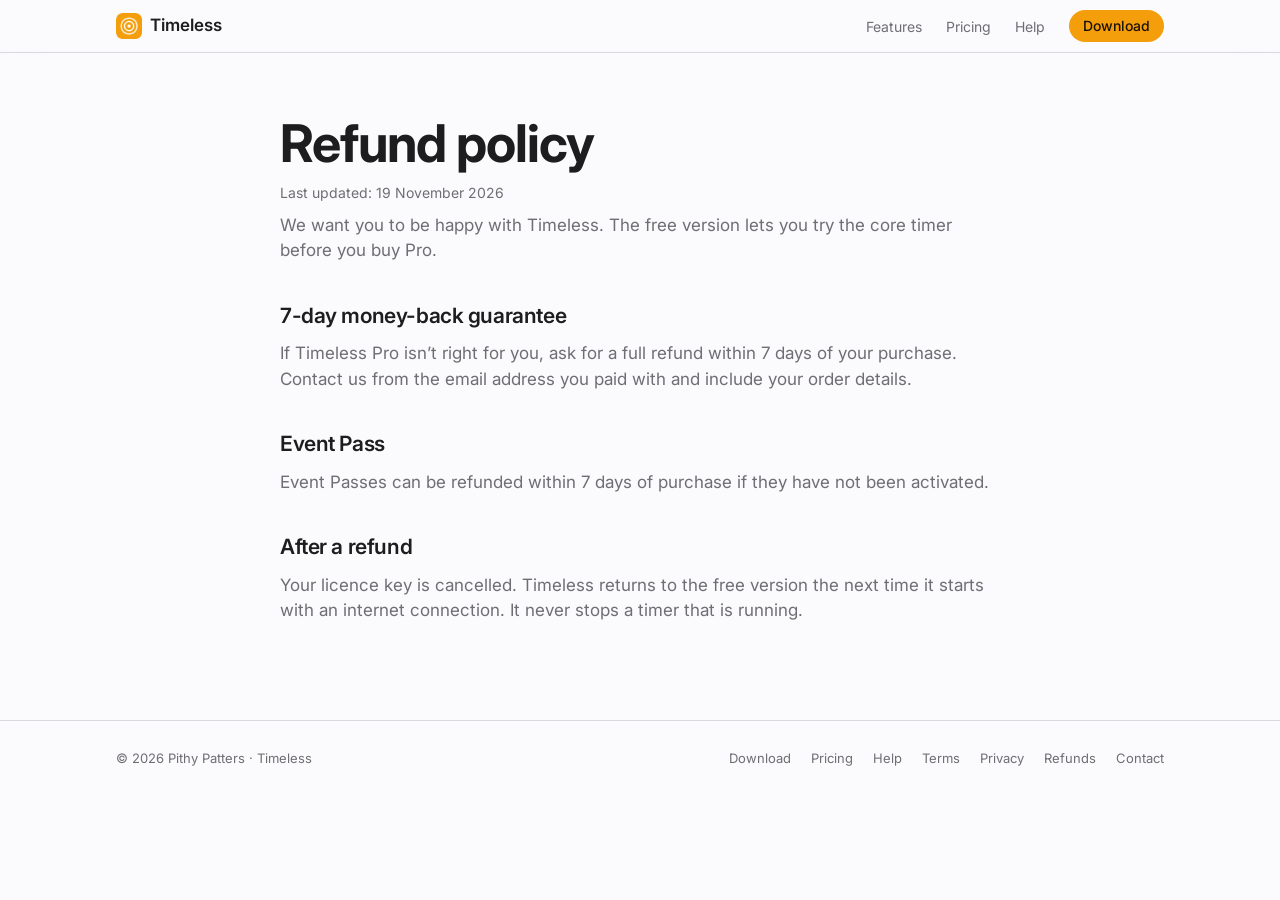
<file: refund.html>
<!doctype html>
<html lang="en">
<head>
<meta charset="utf-8">
<meta name="viewport" content="width=device-width, initial-scale=1, viewport-fit=cover">
<title>Refund policy — Timeless</title>
<meta name="description" content="Timeless 7-day refund policy.">
<link rel="icon" href="img/icon.png">
<link rel="preconnect" href="https://fonts.googleapis.com">
<link rel="stylesheet" href="https://fonts.googleapis.com/css2?family=Inter:wght@400;500;600;700&display=swap">
<link rel="stylesheet" href="site.css">
<script src="config.js"></script>
</head>
<body>
<div id="deal" class="deal" role="note" hidden><span id="deal-text"></span> <button id="deal-code" class="code" type="button" title="Copy code">BLACKFRIDAY26</button> <span id="deal-when"></span></div>
<header class="nav">
  <div class="wrap">
    <a class="brand" href="index.html" aria-label="Timeless home"><img src="img/icon.png" alt="" width="26" height="26">Timeless</a>
    <nav class="nav-links">
      <a class="hide-sm" href="index.html#features">Features</a>
      <a class="hide-sm" href="index.html#pricing">Pricing</a>
      <a class="hide-sm" href="index.html#help">Help</a>
      <a class="btn sm" href="download.html">Download</a>
    </nav>
  </div>
</header>

<main class="wrap">
  <article class="prose">
    <h1>Refund policy</h1>
    <p class="date">Last updated: 19 November 2026</p>
<p>We want you to be happy with Timeless. The free version lets you try the core timer before you buy Pro.</p>
<h2>7-day money-back guarantee</h2><p>If Timeless Pro isn’t right for you, ask for a full refund within 7 days of your purchase. Contact us from the email address you paid with and include your order details.</p>
<h2>Event Pass</h2><p>Event Passes can be refunded within 7 days of purchase if they have not been activated.</p>
<h2>After a refund</h2><p>Your licence key is cancelled. Timeless returns to the free version the next time it starts with an internet connection. It never stops a timer that is running.</p>
  </article>
</main>

<footer>
  <div class="wrap">
    <span>© 2026 Pithy Patters · Timeless</span>
    <nav aria-label="Footer">
      <a href="download.html">Download</a>
      <a href="index.html#pricing">Pricing</a>
      <a href="index.html#help">Help</a>
      <a href="terms.html">Terms</a>
      <a href="privacy.html">Privacy</a>
      <a href="refund.html">Refunds</a>
      <a data-link="support" href="#">Contact</a>
    </nav>
  </div>
</footer>
<script src="site.js"></script>
</body>
</html>
</file>
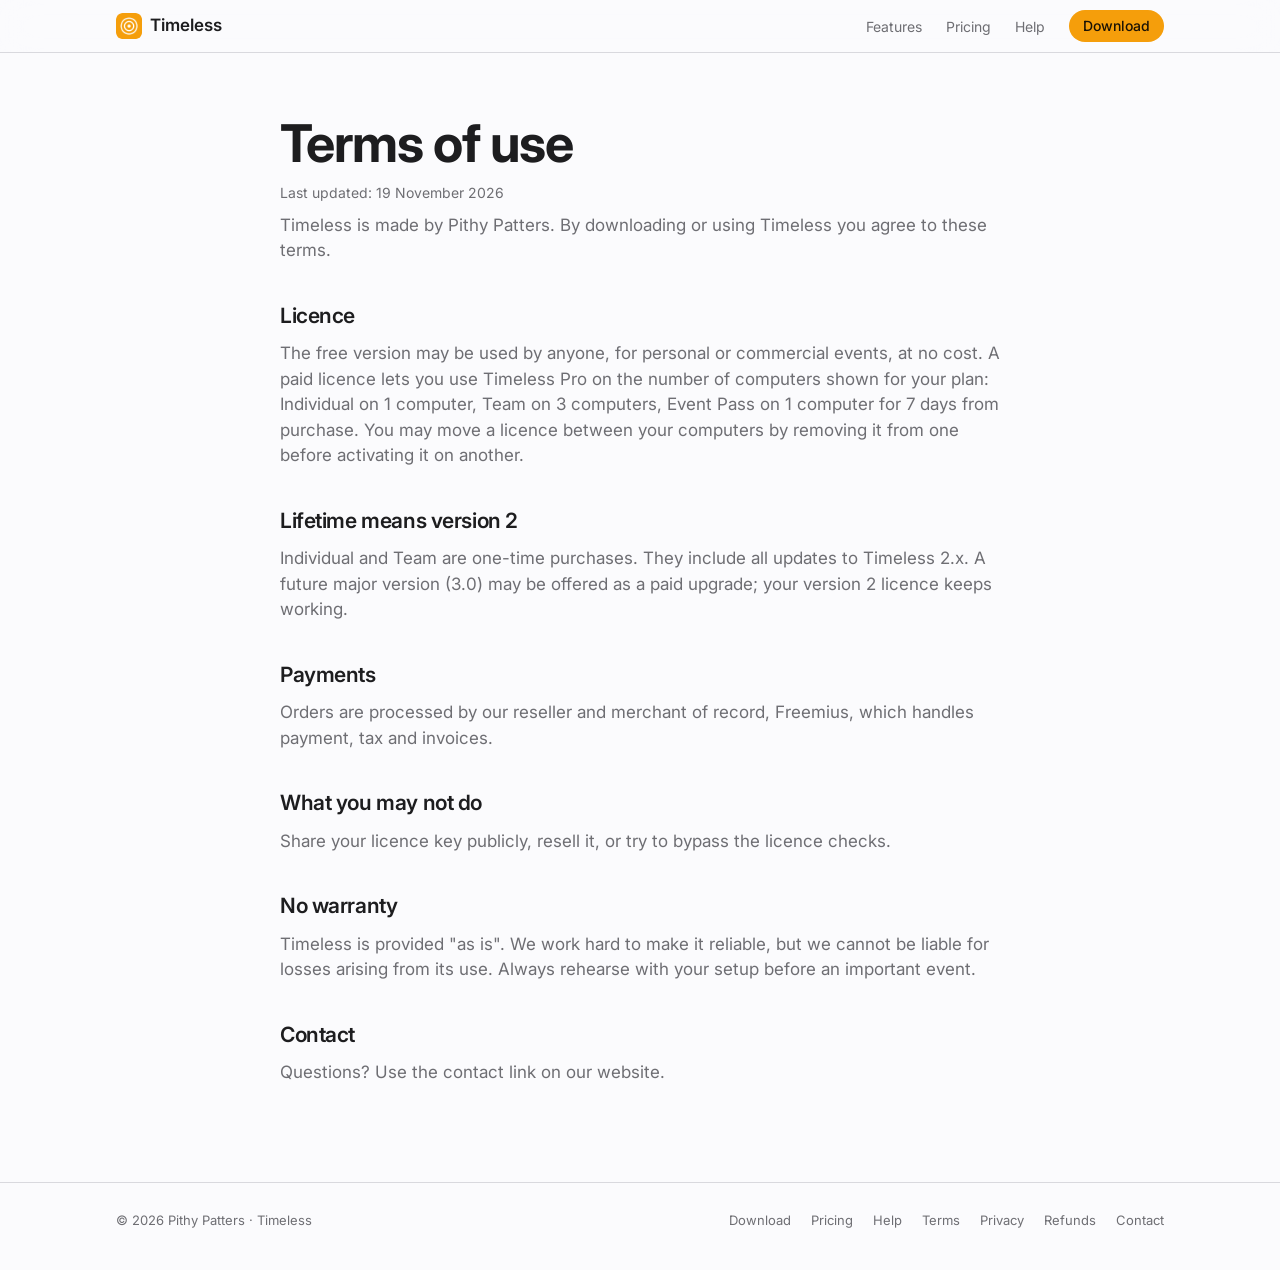
<file: terms.html>
<!doctype html>
<html lang="en">
<head>
<meta charset="utf-8">
<meta name="viewport" content="width=device-width, initial-scale=1, viewport-fit=cover">
<title>Terms of use — Timeless</title>
<meta name="description" content="Timeless terms of use.">
<link rel="icon" href="img/icon.png">
<link rel="preconnect" href="https://fonts.googleapis.com">
<link rel="stylesheet" href="https://fonts.googleapis.com/css2?family=Inter:wght@400;500;600;700&display=swap">
<link rel="stylesheet" href="site.css">
<script src="config.js"></script>
</head>
<body>
<div id="deal" class="deal" role="note" hidden><span id="deal-text"></span> <button id="deal-code" class="code" type="button" title="Copy code">BLACKFRIDAY26</button> <span id="deal-when"></span></div>
<header class="nav">
  <div class="wrap">
    <a class="brand" href="index.html" aria-label="Timeless home"><img src="img/icon.png" alt="" width="26" height="26">Timeless</a>
    <nav class="nav-links">
      <a class="hide-sm" href="index.html#features">Features</a>
      <a class="hide-sm" href="index.html#pricing">Pricing</a>
      <a class="hide-sm" href="index.html#help">Help</a>
      <a class="btn sm" href="download.html">Download</a>
    </nav>
  </div>
</header>

<main class="wrap">
  <article class="prose">
    <h1>Terms of use</h1>
    <p class="date">Last updated: 19 November 2026</p>
<p>Timeless is made by Pithy Patters. By downloading or using Timeless you agree to these terms.</p>
<h2>Licence</h2><p>The free version may be used by anyone, for personal or commercial events, at no cost. A paid licence lets you use Timeless Pro on the number of computers shown for your plan: Individual on 1 computer, Team on 3 computers, Event Pass on 1 computer for 7 days from purchase. You may move a licence between your computers by removing it from one before activating it on another.</p>
<h2>Lifetime means version 2</h2><p>Individual and Team are one-time purchases. They include all updates to Timeless 2.x. A future major version (3.0) may be offered as a paid upgrade; your version 2 licence keeps working.</p>
<h2>Payments</h2><p>Orders are processed by our reseller and merchant of record, Freemius, which handles payment, tax and invoices.</p>
<h2>What you may not do</h2><p>Share your licence key publicly, resell it, or try to bypass the licence checks.</p>
<h2>No warranty</h2><p>Timeless is provided "as is". We work hard to make it reliable, but we cannot be liable for losses arising from its use. Always rehearse with your setup before an important event.</p>
<h2>Contact</h2><p>Questions? Use the contact link on our website.</p>
  </article>
</main>

<footer>
  <div class="wrap">
    <span>© 2026 Pithy Patters · Timeless</span>
    <nav aria-label="Footer">
      <a href="download.html">Download</a>
      <a href="index.html#pricing">Pricing</a>
      <a href="index.html#help">Help</a>
      <a href="terms.html">Terms</a>
      <a href="privacy.html">Privacy</a>
      <a href="refund.html">Refunds</a>
      <a data-link="support" href="#">Contact</a>
    </nav>
  </div>
</footer>
<script src="site.js"></script>
</body>
</html>
</file>
<file: site.css>
/* Timeless website — shared styles (design imported from the "Timeless landing page references" session).
   Apple-style product page: centred short headlines, generous white space, one amber accent. */
:root {
  --bg: #fbfbfd; --surface: #f2f2f5; --fg: #1d1d1f; --muted: #6e6e73; --line: #d9d9de;
  --accent: #b45309; --fill: #f59e0b; --accent-fg: #1a1205; --bezel: #1d1d1f;
  --screen: #0b0c0d; --screen-fg: #f5f5f7; --screen-dim: #8a8a90;
  --screen-accent: #30d158; --screen-warn: #ff9f0a; --screen-red: #ff453a; --ok: #1f9d55;
  --font: -apple-system, BlinkMacSystemFont, "SF Pro Text", "Segoe UI", Inter, system-ui, sans-serif;
  --font-display: -apple-system, BlinkMacSystemFont, "SF Pro Display", "Segoe UI", Inter, system-ui, sans-serif;
  --radius: 18px;
  color-scheme: light;
}
@media (prefers-color-scheme: dark) {
  :root:not([data-theme="light"]) {
    --bg: #000000; --surface: #161618; --fg: #f5f5f7; --muted: #a1a1a6; --line: #2c2c2e;
    --accent: #fbbf24; --fill: #f5a524; --accent-fg: #1a1205; --bezel: #3a3a3c; --ok: #30d158;
    color-scheme: dark;
  }
}
:root[data-theme="dark"] {
  --bg: #000000; --surface: #161618; --fg: #f5f5f7; --muted: #a1a1a6; --line: #2c2c2e;
  --accent: #fbbf24; --fill: #f5a524; --accent-fg: #1a1205; --bezel: #3a3a3c; --ok: #30d158;
  color-scheme: dark;
}

* { box-sizing: border-box; }
html { scroll-behavior: smooth; scroll-padding-top: 64px; }
body { margin: 0; background: var(--bg); color: var(--fg); font-family: var(--font); font-size: 17px; line-height: 1.5; -webkit-font-smoothing: antialiased; }
img { max-width: 100%; }
[hidden] { display: none !important; }
a { color: inherit; }
.wrap { max-width: 1080px; margin: 0 auto; padding-left: max(16px, env(safe-area-inset-left, 0px)); padding-right: max(16px, env(safe-area-inset-right, 0px)); }
h1, h2, h3 { font-family: var(--font-display); margin: 0; text-wrap: balance; letter-spacing: -0.02em; }
p { margin: 0; }

/* Black Friday banner */
.deal { background: var(--fill); color: var(--accent-fg); font-size: 14px; font-weight: 500; padding: 9px 16px; text-align: center; }
.deal .code { font: 600 13px/1 ui-monospace, "SF Mono", Consolas, monospace; letter-spacing: .04em; background: rgba(0,0,0,.12); color: inherit; border: 0; border-radius: 6px; padding: 4px 8px; margin: 0 4px; cursor: pointer; }
.deal .code:hover { background: rgba(0,0,0,.2); }
s { color: var(--muted); font-weight: 400; margin-right: 4px; }

/* Nav */
.nav { position: sticky; top: 0; z-index: 5; background: color-mix(in srgb, var(--bg) 82%, transparent); backdrop-filter: saturate(180%) blur(18px); -webkit-backdrop-filter: saturate(180%) blur(18px); border-bottom: 1px solid var(--line); }
.nav .wrap { display: flex; align-items: center; justify-content: space-between; height: 52px; gap: 16px; }
.brand { display: flex; align-items: center; gap: 8px; font-weight: 600; font-size: 17px; text-decoration: none; }
.brand img { width: 26px; height: 26px; border-radius: 6px; }
.nav-links { display: flex; align-items: center; gap: 24px; font-size: 14px; }
.nav-links a { text-decoration: none; color: var(--muted); }
.nav-links a:hover, .nav-links a[aria-current="page"] { color: var(--fg); }
@media (max-width: 640px) { .nav-links .hide-sm { display: none; } }

/* Buttons */
.btn { display: inline-flex; align-items: center; justify-content: center; gap: 8px; height: 44px; padding: 0 22px; border-radius: 980px; border: 0; font: 500 16px/1 var(--font); text-decoration: none; cursor: pointer; background: var(--fill); color: var(--accent-fg); transition: filter .2s ease, transform .2s ease; }
.nav-links a.btn { color: var(--accent-fg); }
.btn:hover { filter: brightness(1.08); }
.btn:active { transform: scale(.98); }
.btn.ghost { background: transparent; color: var(--accent); box-shadow: inset 0 0 0 1.5px var(--accent); }
.btn.sm { height: 32px; padding: 0 14px; font-size: 14px; }
.btn.block { width: 100%; }
:focus-visible { outline: 3px solid var(--accent); outline-offset: 3px; border-radius: 8px; }

/* Hero */
.hero { padding-block: 64px 32px; text-align: center; }
.app-icon { width: 96px; height: 96px; border-radius: 22px; margin: 0 auto 18px; display: block; box-shadow: 0 12px 30px -12px rgba(180, 83, 9, .5); }
.eyebrow { font-size: 15px; font-weight: 600; color: var(--accent); letter-spacing: .01em; }
.hero h1 { font-size: clamp(44px, 9vw, 88px); font-weight: 700; line-height: 1.02; margin-top: 10px; }
.hero .lede { font-size: clamp(19px, 2.4vw, 24px); color: var(--muted); max-width: 44ch; margin: 18px auto 0; text-wrap: balance; }
.hero .ctas { display: flex; gap: 12px; justify-content: center; flex-wrap: wrap; margin-top: 30px; }
.hero .fine { font-size: 13px; color: var(--muted); margin-top: 14px; }

/* Live multi-screen demo */
.stage { margin-top: 56px; padding-block: 48px 40px; display: grid; grid-template-columns: 1.55fr 1fr 0.42fr; align-items: end; gap: clamp(12px, 3vw, 36px); }
.device { display: flex; flex-direction: column; align-items: center; gap: 10px; min-width: 0; }
.display { width: 100%; background: var(--bezel); border-radius: 14px; padding: clamp(6px, 1vw, 12px); box-shadow: 0 30px 60px -30px rgba(0,0,0,.45); }
.display.phone { border-radius: 22px; padding: 6px; }
.screen { background: var(--screen); color: var(--screen-fg); border-radius: 8px; aspect-ratio: 16 / 10; max-width: 100%; display: flex; flex-direction: column; align-items: center; justify-content: center; gap: .3em; position: relative; overflow: hidden; }
.display.phone .screen { aspect-ratio: 9 / 19; border-radius: 17px; }
.screen .label { font-size: clamp(9px, 1.1vw, 12px); color: var(--screen-dim); letter-spacing: .08em; text-transform: uppercase; text-align: center; padding-inline: 4px; }
.screen .time { font-family: var(--font-display); font-weight: 600; font-variant-numeric: tabular-nums; letter-spacing: -0.03em; line-height: 1; color: var(--screen-fg); transition: color .4s ease; }
.big .time { font-size: clamp(34px, 7.5vw, 92px); }
.mid .time { font-size: clamp(24px, 4.6vw, 56px); }
.phone .time { font-size: clamp(13px, 2.3vw, 24px); }
.screen .bar { position: absolute; left: 0; bottom: 0; height: 4px; background: var(--screen-accent); transition: width 1s linear, background .4s ease; }
.screen.warn .time { color: var(--screen-warn); } .screen.warn .bar { background: var(--screen-warn); }
.screen.red .time, .screen.over .time { color: var(--screen-red); } .screen.red .bar { background: var(--screen-red); }
.screen.over .bar { width: 100% !important; background: var(--screen-red); animation: pulse 1s ease-in-out infinite alternate; }
@keyframes pulse { to { opacity: .35; } }
.stand { width: 18%; height: clamp(14px, 2vw, 28px); background: linear-gradient(var(--line), var(--surface)); border-radius: 0 0 6px 6px; }
.caption { font-size: 13px; color: var(--muted); text-align: center; }
.controls { display: flex; flex-wrap: wrap; gap: 10px; justify-content: center; align-items: center; }
.seg { display: inline-flex; background: var(--surface); border-radius: 980px; padding: 3px; }
.seg button { border: 0; background: transparent; color: var(--fg); font: 500 14px/1 var(--font); height: 30px; padding: 0 14px; border-radius: 980px; cursor: pointer; font-variant-numeric: tabular-nums; }
.seg button[aria-pressed="true"] { background: var(--bg); box-shadow: 0 1px 4px rgba(0,0,0,.14); }
.demo-note { font-size: 13px; color: var(--muted); margin-top: 12px; }
@media (max-width: 640px) { .stage { grid-template-columns: 1fr 0.42fr; } .stage .mid { display: none; } }

/* Sections */
section.block { padding-block: 96px; }
.headline { text-align: center; }
.headline h2 { font-size: clamp(34px, 6vw, 56px); font-weight: 700; line-height: 1.05; }
.headline p { font-size: clamp(18px, 2vw, 21px); color: var(--muted); max-width: 42ch; margin: 16px auto 0; }
.alt { background: var(--surface); }

/* Features */
.features { display: grid; grid-template-columns: repeat(3, minmax(0, 1fr)); gap: 20px; margin-top: 56px; }
.feature { background: var(--bg); border-radius: var(--radius); padding: 32px 28px; display: flex; flex-direction: column; gap: 12px; }
.feature svg { width: 34px; height: 34px; color: var(--accent); }
.feature h3 { font-size: 22px; font-weight: 600; letter-spacing: -0.01em; }
.feature p { color: var(--muted); font-size: 16px; }
@media (max-width: 900px) { .features { grid-template-columns: repeat(2, minmax(0, 1fr)); } }
@media (max-width: 600px) { .features { grid-template-columns: 1fr; } }

/* Screenshots */
.shots { display: grid; gap: 28px; margin-top: 56px; }
.shot { margin: 0; display: flex; flex-direction: column; gap: 12px; min-width: 0; }
.shot img { display: block; width: 100%; height: auto; border-radius: 14px; border: 1px solid var(--line); background: #f5f6f8; }
.shot.wide .frame { background: var(--bezel); border-radius: 18px; padding: clamp(6px, 1.2vw, 14px); box-shadow: 0 30px 60px -30px rgba(0,0,0,.45); }
.shot.wide .frame img { border: 0; border-radius: 8px; }
.shot figcaption { font-size: 15px; color: var(--muted); text-align: center; }
.shot figcaption b { color: var(--fg); font-weight: 600; }
.shot-pair { display: grid; grid-template-columns: repeat(2, minmax(0, 1fr)); gap: 28px; }
.shot-pair img { box-shadow: 0 20px 40px -24px rgba(0,0,0,.35); }
@media (max-width: 700px) { .shot-pair { grid-template-columns: 1fr; } }

/* Audiences */
.uses { display: flex; flex-wrap: wrap; justify-content: center; gap: 10px; margin-top: 36px; }
.uses span { font-size: 15px; padding: 8px 16px; border-radius: 980px; border: 1px solid var(--line); color: var(--fg); }

/* Pricing */
.plans { display: grid; grid-template-columns: repeat(4, minmax(0, 1fr)); gap: 16px; margin-top: 56px; align-items: stretch; }
.plan { background: var(--surface); border-radius: var(--radius); padding: 28px 22px; display: flex; flex-direction: column; gap: 14px; position: relative; }
.alt .plan { background: var(--bg); }
.plan.best { box-shadow: inset 0 0 0 2px var(--fill); }
.plan .badge { position: absolute; top: -11px; left: 50%; transform: translateX(-50%); background: var(--fill); color: var(--accent-fg); font-size: 12px; font-weight: 600; padding: 4px 12px; border-radius: 980px; white-space: nowrap; }
.plan h3 { font-size: 20px; font-weight: 600; }
.plan .amt { font-family: var(--font-display); font-size: 40px; font-weight: 700; letter-spacing: -0.03em; line-height: 1; }
.plan .amt s { font-size: 22px; font-weight: 500; margin-right: 8px; vertical-align: 0.35em; letter-spacing: 0; }
.plan .per { font-size: 14px; color: var(--muted); margin-top: -6px; }
.plan ul { margin: 0; padding: 0; list-style: none; display: flex; flex-direction: column; gap: 8px; font-size: 15px; color: var(--muted); flex: 1; }
.plan li { padding-left: 22px; position: relative; }
.plan li::before { content: ""; position: absolute; left: 2px; top: .45em; width: 10px; height: 6px; border-left: 2px solid var(--ok); border-bottom: 2px solid var(--ok); transform: rotate(-45deg); }
@media (max-width: 960px) { .plans { grid-template-columns: repeat(2, minmax(0, 1fr)); row-gap: 28px; } }
@media (max-width: 560px) { .plans { grid-template-columns: 1fr; } }
.plans.three { grid-template-columns: repeat(3, minmax(0, 1fr)); }
@media (max-width: 820px) { .plans.three { grid-template-columns: 1fr; } }
.compare { width: 100%; max-width: 760px; margin: 48px auto 0; border-collapse: collapse; font-size: 15px; }
.compare th, .compare td { padding: 12px 10px; border-bottom: 1px solid var(--line); text-align: left; }
.compare th { font-size: 13px; color: var(--muted); font-weight: 600; }
.compare td + td, .compare th + th { text-align: center; width: 96px; }
.compare .y { color: var(--ok); font-weight: 700; }
.compare .n { color: var(--muted); }

/* Help / FAQ */
.faq { max-width: 760px; margin: 48px auto 0; display: flex; flex-direction: column; gap: 10px; }
.faq details { background: var(--surface); border-radius: 14px; padding: 18px 22px; }
.alt .faq details { background: var(--bg); }
.faq summary { cursor: pointer; font-weight: 600; font-size: 17px; list-style: none; display: flex; justify-content: space-between; gap: 16px; }
.faq summary::-webkit-details-marker { display: none; }
.faq summary::after { content: "+"; color: var(--accent); font-weight: 500; font-size: 22px; line-height: 1; }
.faq details[open] summary::after { content: "–"; }
.faq details p, .faq details ol { color: var(--muted); margin: 12px 0 0; font-size: 16px; }
.faq ol { padding-left: 20px; display: flex; flex-direction: column; gap: 6px; }
.fine-c { text-align: center; font-size: 14px; color: var(--muted); margin-top: 28px; }
.fine-c a { color: var(--accent); }

/* Download page */
.steps { display: grid; grid-template-columns: repeat(4, minmax(0, 1fr)); gap: 16px; margin-top: 48px; }
.step { background: var(--surface); border-radius: var(--radius); padding: 26px 22px; display: flex; flex-direction: column; gap: 8px; }
.step .n { width: 30px; height: 30px; border-radius: 50%; background: var(--fill); color: var(--accent-fg); display: grid; place-items: center; font-weight: 700; font-size: 15px; }
.step h3 { font-size: 18px; font-weight: 600; }
.step p { font-size: 15px; color: var(--muted); }
@media (max-width: 900px) { .steps { grid-template-columns: repeat(2, minmax(0, 1fr)); } }
@media (max-width: 560px) { .steps { grid-template-columns: 1fr; } }
.cards2 { display: grid; grid-template-columns: repeat(2, minmax(0, 1fr)); gap: 16px; margin-top: 16px; }
.card { background: var(--surface); border-radius: var(--radius); padding: 28px; display: flex; flex-direction: column; gap: 10px; }
.card h3 { font-size: 20px; font-weight: 600; }
.card p, .card li { color: var(--muted); font-size: 16px; }
.card ul { margin: 0; padding-left: 20px; display: flex; flex-direction: column; gap: 6px; }
.card a { color: var(--accent); }
@media (max-width: 700px) { .cards2 { grid-template-columns: 1fr; } }

/* Legal pages */
.prose { max-width: 720px; margin: 0 auto; padding-block: 64px 96px; }
.prose h1 { font-size: clamp(36px, 6vw, 52px); font-weight: 700; line-height: 1.05; }
.prose .date { color: var(--muted); font-size: 14px; margin-top: 10px; }
.prose h2 { font-size: 21px; font-weight: 600; margin-top: 36px; }
.prose p { color: var(--muted); margin-top: 10px; }
.prose a { color: var(--accent); }

footer { border-top: 1px solid var(--line); padding-block: 28px 40px; font-size: 13px; color: var(--muted); }
footer .wrap { display: flex; flex-wrap: wrap; justify-content: space-between; gap: 12px; }
footer nav { display: flex; flex-wrap: wrap; gap: 20px; }
footer a { text-decoration: none; }
footer a:hover { color: var(--fg); }

@media (prefers-reduced-motion: reduce) { * { transition: none !important; animation: none !important; } html { scroll-behavior: auto; } }
</file>
